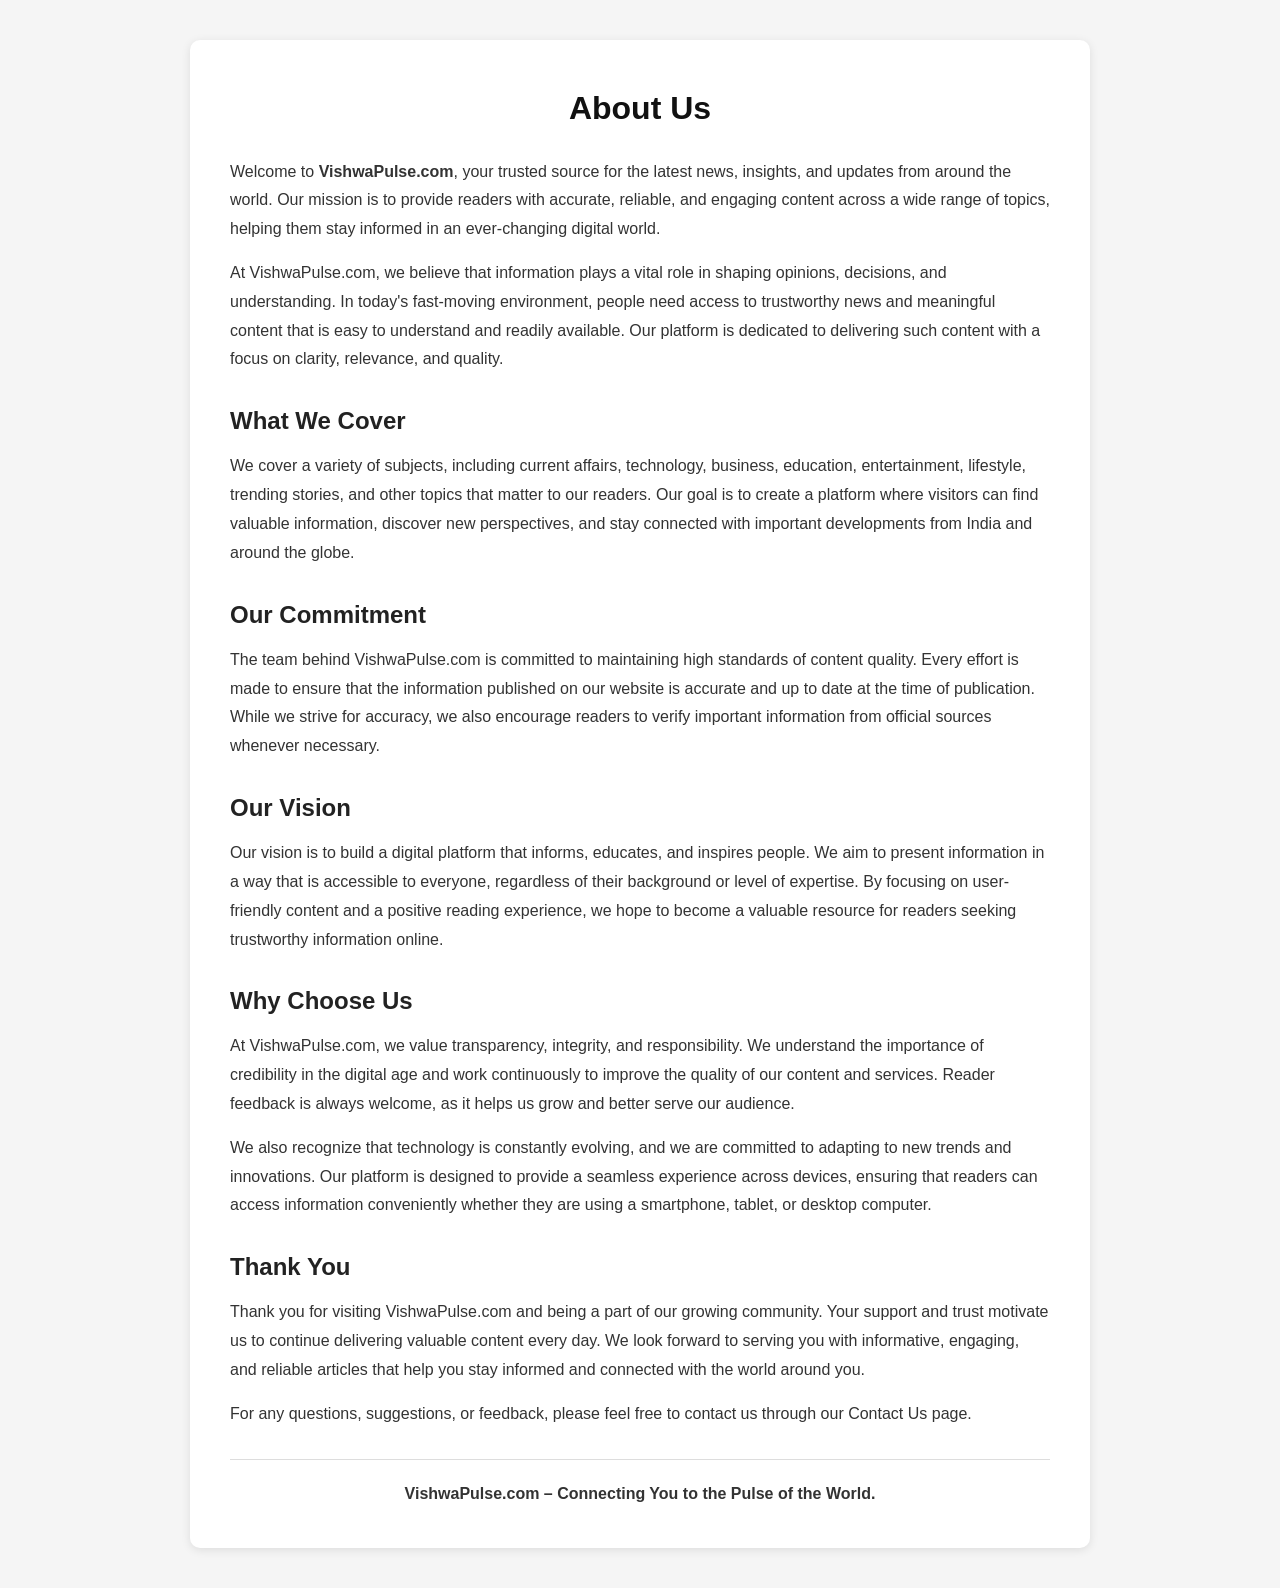
<file: about-us.html>
<!DOCTYPE html>
<html lang="en">
<head>
<meta charset="UTF-8">
<meta name="viewport" content="width=device-width, initial-scale=1.0">
<title>About Us - VishwaPulse.com</title>
<meta name="description" content="Learn more about VishwaPulse.com, our mission, vision, and commitment to delivering reliable news and information.">

<style>
*{
    margin:0;
    padding:0;
    box-sizing:border-box;
}

body{
    font-family: Arial, sans-serif;
    line-height:1.8;
    background:#f5f5f5;
    color:#333;
}

.container{
    max-width:900px;
    margin:40px auto;
    background:#fff;
    padding:40px;
    border-radius:10px;
    box-shadow:0 2px 10px rgba(0,0,0,0.1);
}

h1{
    text-align:center;
    margin-bottom:20px;
    color:#111;
}

h2{
    margin-top:25px;
    margin-bottom:10px;
    color:#222;
}

p{
    margin-bottom:15px;
}

.footer-note{
    margin-top:30px;
    padding-top:20px;
    border-top:1px solid #ddd;
    text-align:center;
    font-weight:bold;
}

@media(max-width:768px){
    .container{
        margin:15px;
        padding:20px;
    }
}
</style>

</head>
<body>

<div class="container">

<h1>About Us</h1>

<p>
Welcome to <strong>VishwaPulse.com</strong>, your trusted source for the latest news, insights, and updates from around the world. Our mission is to provide readers with accurate, reliable, and engaging content across a wide range of topics, helping them stay informed in an ever-changing digital world.
</p>

<p>
At VishwaPulse.com, we believe that information plays a vital role in shaping opinions, decisions, and understanding. In today's fast-moving environment, people need access to trustworthy news and meaningful content that is easy to understand and readily available. Our platform is dedicated to delivering such content with a focus on clarity, relevance, and quality.
</p>

<h2>What We Cover</h2>

<p>
We cover a variety of subjects, including current affairs, technology, business, education, entertainment, lifestyle, trending stories, and other topics that matter to our readers. Our goal is to create a platform where visitors can find valuable information, discover new perspectives, and stay connected with important developments from India and around the globe.
</p>

<h2>Our Commitment</h2>

<p>
The team behind VishwaPulse.com is committed to maintaining high standards of content quality. Every effort is made to ensure that the information published on our website is accurate and up to date at the time of publication. While we strive for accuracy, we also encourage readers to verify important information from official sources whenever necessary.
</p>

<h2>Our Vision</h2>

<p>
Our vision is to build a digital platform that informs, educates, and inspires people. We aim to present information in a way that is accessible to everyone, regardless of their background or level of expertise. By focusing on user-friendly content and a positive reading experience, we hope to become a valuable resource for readers seeking trustworthy information online.
</p>

<h2>Why Choose Us</h2>

<p>
At VishwaPulse.com, we value transparency, integrity, and responsibility. We understand the importance of credibility in the digital age and work continuously to improve the quality of our content and services. Reader feedback is always welcome, as it helps us grow and better serve our audience.
</p>

<p>
We also recognize that technology is constantly evolving, and we are committed to adapting to new trends and innovations. Our platform is designed to provide a seamless experience across devices, ensuring that readers can access information conveniently whether they are using a smartphone, tablet, or desktop computer.
</p>

<h2>Thank You</h2>

<p>
Thank you for visiting VishwaPulse.com and being a part of our growing community. Your support and trust motivate us to continue delivering valuable content every day. We look forward to serving you with informative, engaging, and reliable articles that help you stay informed and connected with the world around you.
</p>

<p>
For any questions, suggestions, or feedback, please feel free to contact us through our Contact Us page.
</p>

<div class="footer-note">
VishwaPulse.com – Connecting You to the Pulse of the World.
</div>

</div>

</body>
</html>
</file>
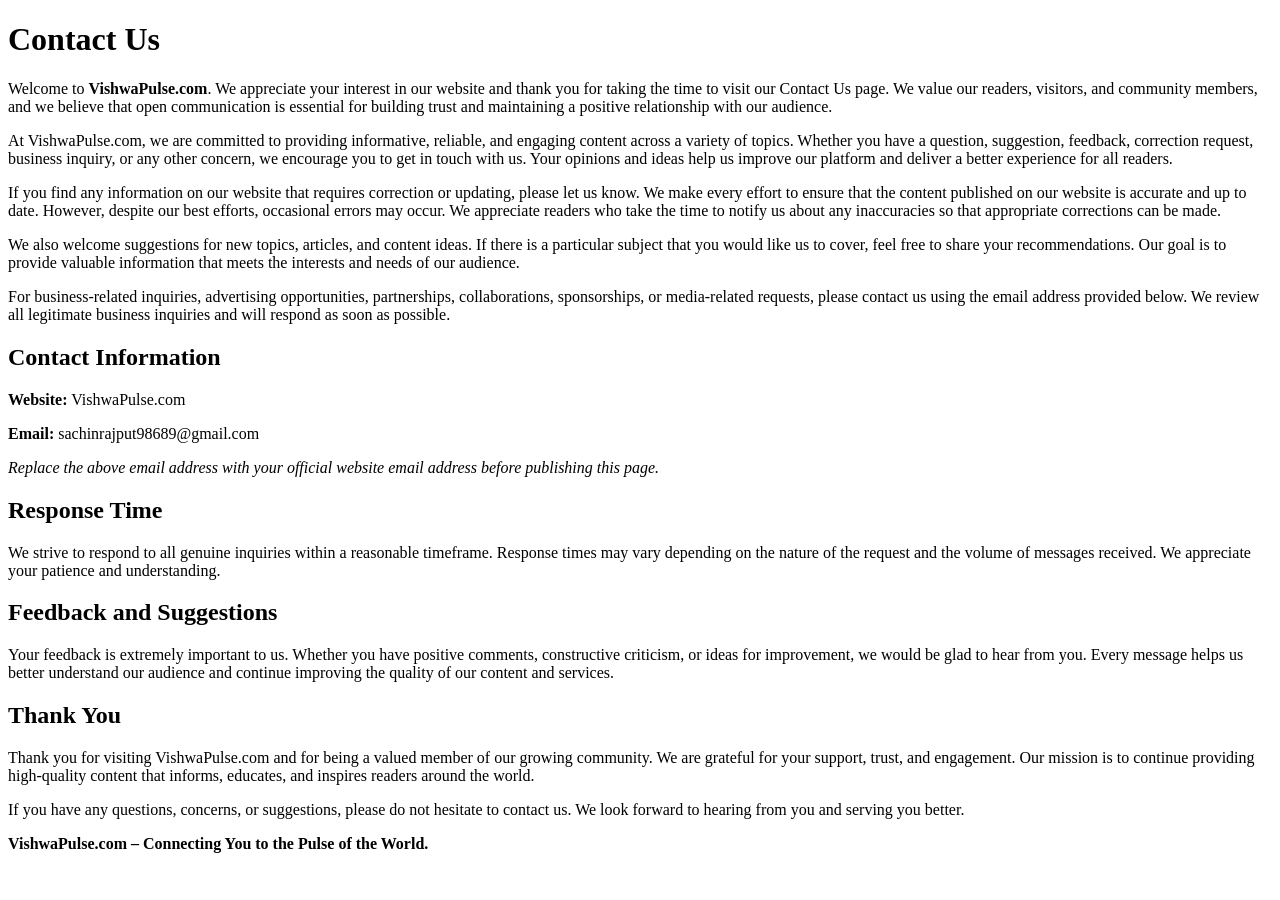
<file: contact-us.html>
<!DOCTYPE html>
<html lang="en">
<head>
<meta charset="UTF-8">
<meta name="viewport" content="width=device-width, initial-scale=1.0">
<title>Contact Us - VishwaPulse.com</title>
<meta name="description" content="Contact VishwaPulse.com for feedback, inquiries, business collaborations, and support.">
</head>
<body>

<h1>Contact Us</h1>

<p>
Welcome to <strong>VishwaPulse.com</strong>. We appreciate your interest in our website and thank you for taking the time to visit our Contact Us page. We value our readers, visitors, and community members, and we believe that open communication is essential for building trust and maintaining a positive relationship with our audience.
</p>

<p>
At VishwaPulse.com, we are committed to providing informative, reliable, and engaging content across a variety of topics. Whether you have a question, suggestion, feedback, correction request, business inquiry, or any other concern, we encourage you to get in touch with us. Your opinions and ideas help us improve our platform and deliver a better experience for all readers.
</p>

<p>
If you find any information on our website that requires correction or updating, please let us know. We make every effort to ensure that the content published on our website is accurate and up to date. However, despite our best efforts, occasional errors may occur. We appreciate readers who take the time to notify us about any inaccuracies so that appropriate corrections can be made.
</p>

<p>
We also welcome suggestions for new topics, articles, and content ideas. If there is a particular subject that you would like us to cover, feel free to share your recommendations. Our goal is to provide valuable information that meets the interests and needs of our audience.
</p>

<p>
For business-related inquiries, advertising opportunities, partnerships, collaborations, sponsorships, or media-related requests, please contact us using the email address provided below. We review all legitimate business inquiries and will respond as soon as possible.
</p>

<h2>Contact Information</h2>

<p><strong>Website:</strong> VishwaPulse.com</p>
<p><strong>Email:</strong> sachinrajput98689@gmail.com</p>

<p><em>Replace the above email address with your official website email address before publishing this page.</em></p>

<h2>Response Time</h2>

<p>
We strive to respond to all genuine inquiries within a reasonable timeframe. Response times may vary depending on the nature of the request and the volume of messages received. We appreciate your patience and understanding.
</p>

<h2>Feedback and Suggestions</h2>

<p>
Your feedback is extremely important to us. Whether you have positive comments, constructive criticism, or ideas for improvement, we would be glad to hear from you. Every message helps us better understand our audience and continue improving the quality of our content and services.
</p>

<h2>Thank You</h2>

<p>
Thank you for visiting VishwaPulse.com and for being a valued member of our growing community. We are grateful for your support, trust, and engagement. Our mission is to continue providing high-quality content that informs, educates, and inspires readers around the world.
</p>

<p>
If you have any questions, concerns, or suggestions, please do not hesitate to contact us. We look forward to hearing from you and serving you better.
</p>

<p><strong>VishwaPulse.com – Connecting You to the Pulse of the World.</strong></p>

</body>
</html>
</file>
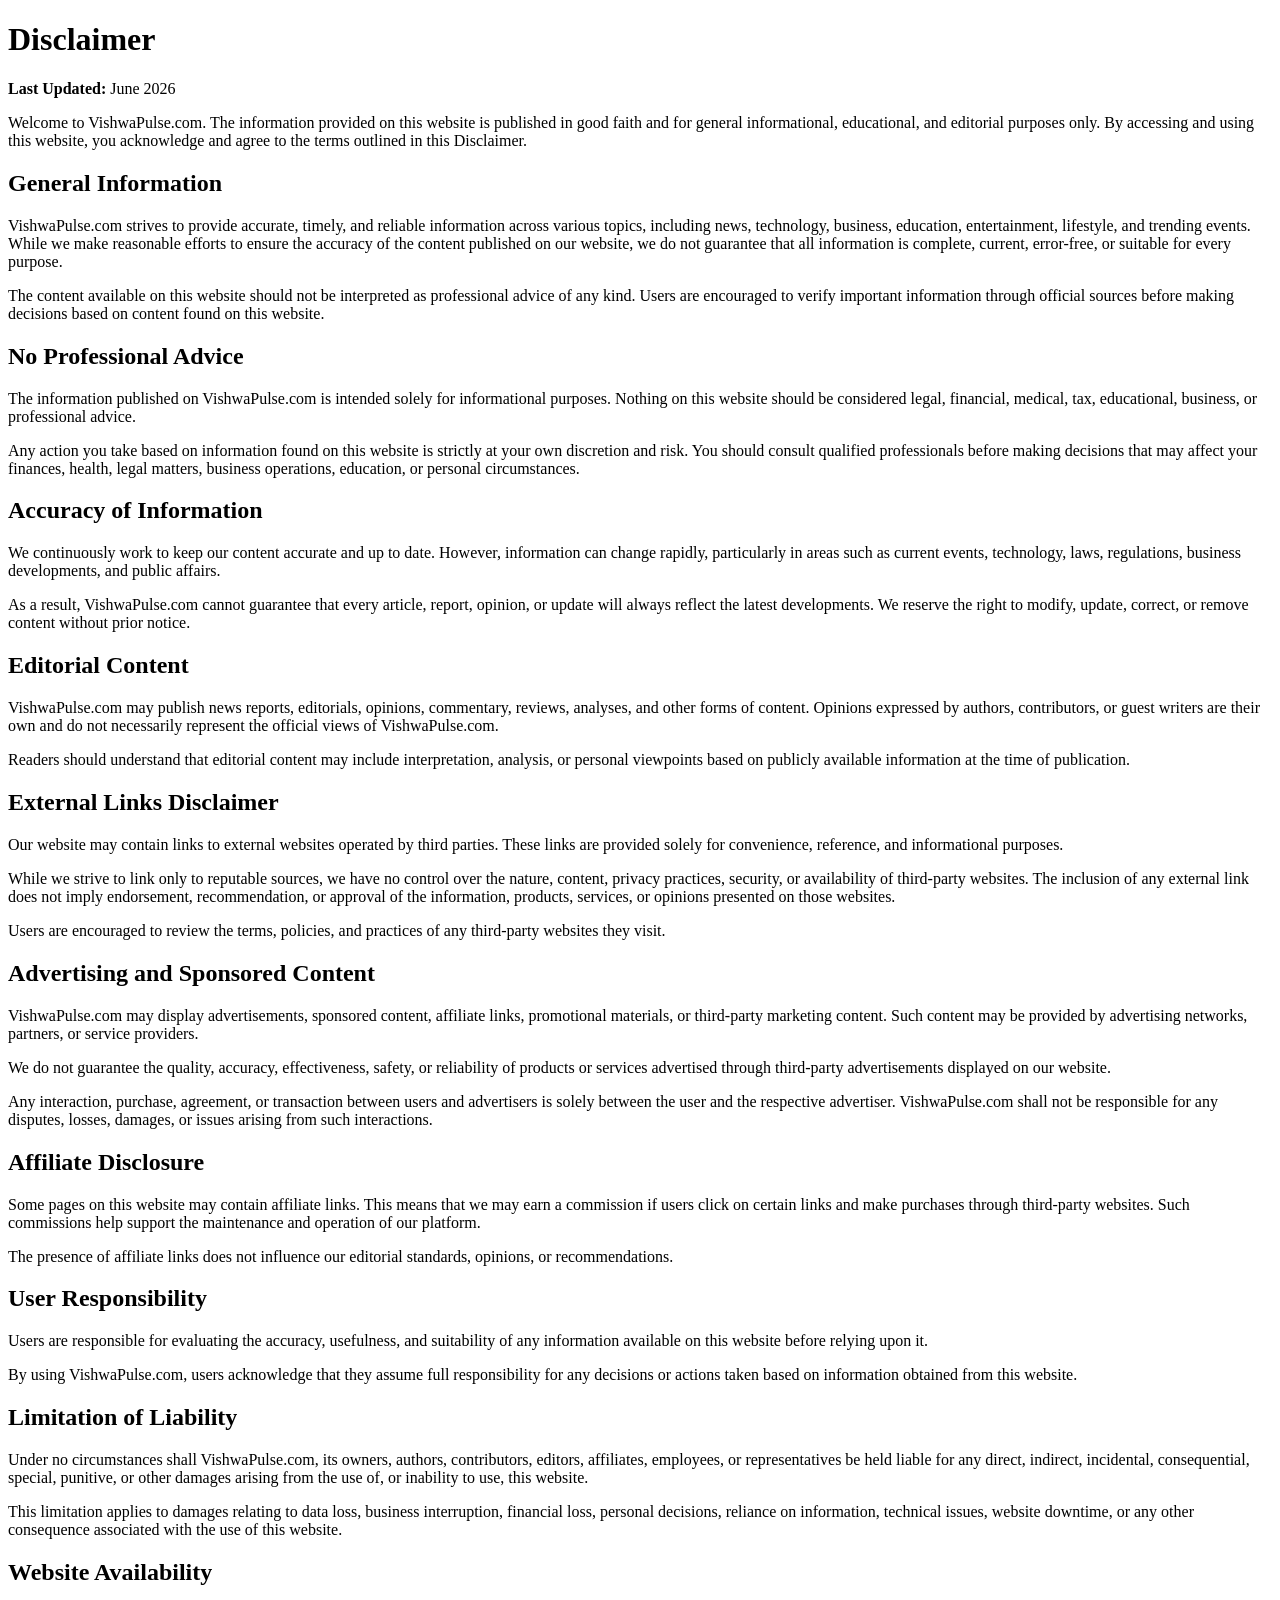
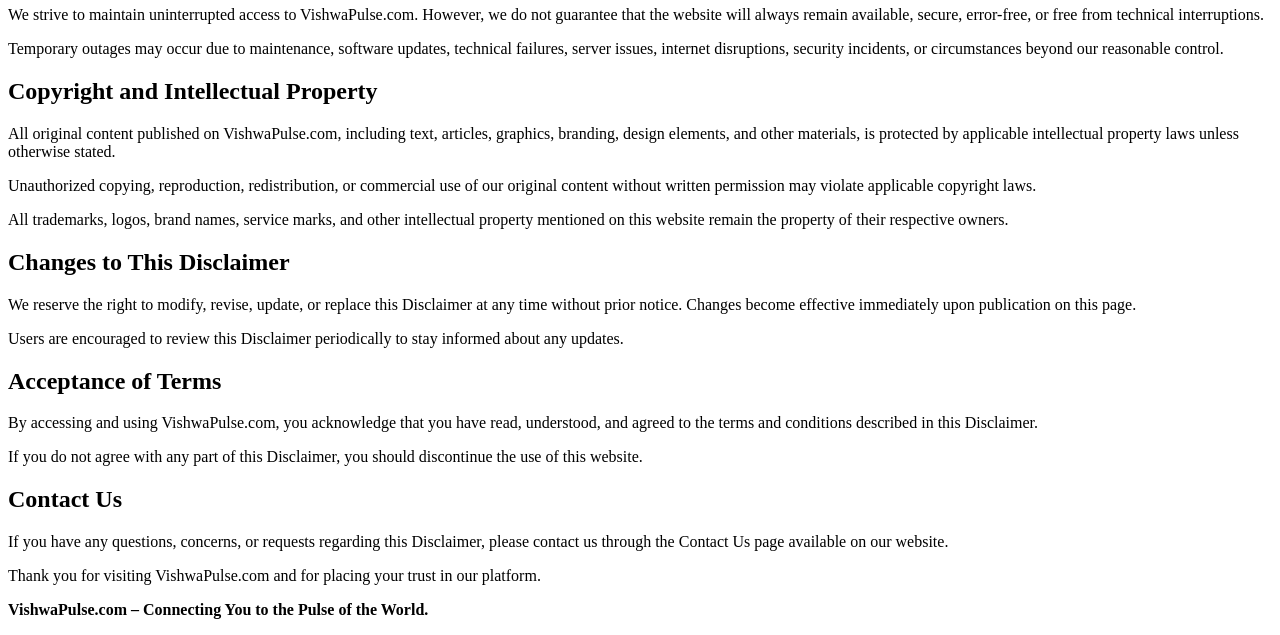
<file: disclaimer.html>
<!DOCTYPE html>
<html lang="en">
<head>
<meta charset="UTF-8">
<meta name="viewport" content="width=device-width, initial-scale=1.0">
<title>Disclaimer - VishwaPulse.com</title>
<meta name="description" content="Disclaimer for VishwaPulse.com">
</head>
<body>

<h1>Disclaimer</h1>

<p><strong>Last Updated:</strong> June 2026</p>

<p>
Welcome to VishwaPulse.com. The information provided on this website is published in good faith and for general informational, educational, and editorial purposes only. By accessing and using this website, you acknowledge and agree to the terms outlined in this Disclaimer.
</p>

<h2>General Information</h2>

<p>
VishwaPulse.com strives to provide accurate, timely, and reliable information across various topics, including news, technology, business, education, entertainment, lifestyle, and trending events. While we make reasonable efforts to ensure the accuracy of the content published on our website, we do not guarantee that all information is complete, current, error-free, or suitable for every purpose.
</p>

<p>
The content available on this website should not be interpreted as professional advice of any kind. Users are encouraged to verify important information through official sources before making decisions based on content found on this website.
</p>

<h2>No Professional Advice</h2>

<p>
The information published on VishwaPulse.com is intended solely for informational purposes. Nothing on this website should be considered legal, financial, medical, tax, educational, business, or professional advice.
</p>

<p>
Any action you take based on information found on this website is strictly at your own discretion and risk. You should consult qualified professionals before making decisions that may affect your finances, health, legal matters, business operations, education, or personal circumstances.
</p>

<h2>Accuracy of Information</h2>

<p>
We continuously work to keep our content accurate and up to date. However, information can change rapidly, particularly in areas such as current events, technology, laws, regulations, business developments, and public affairs.
</p>

<p>
As a result, VishwaPulse.com cannot guarantee that every article, report, opinion, or update will always reflect the latest developments. We reserve the right to modify, update, correct, or remove content without prior notice.
</p>

<h2>Editorial Content</h2>

<p>
VishwaPulse.com may publish news reports, editorials, opinions, commentary, reviews, analyses, and other forms of content. Opinions expressed by authors, contributors, or guest writers are their own and do not necessarily represent the official views of VishwaPulse.com.
</p>

<p>
Readers should understand that editorial content may include interpretation, analysis, or personal viewpoints based on publicly available information at the time of publication.
</p>

<h2>External Links Disclaimer</h2>

<p>
Our website may contain links to external websites operated by third parties. These links are provided solely for convenience, reference, and informational purposes.
</p>

<p>
While we strive to link only to reputable sources, we have no control over the nature, content, privacy practices, security, or availability of third-party websites. The inclusion of any external link does not imply endorsement, recommendation, or approval of the information, products, services, or opinions presented on those websites.
</p>

<p>
Users are encouraged to review the terms, policies, and practices of any third-party websites they visit.
</p>

<h2>Advertising and Sponsored Content</h2>

<p>
VishwaPulse.com may display advertisements, sponsored content, affiliate links, promotional materials, or third-party marketing content. Such content may be provided by advertising networks, partners, or service providers.
</p>

<p>
We do not guarantee the quality, accuracy, effectiveness, safety, or reliability of products or services advertised through third-party advertisements displayed on our website.
</p>

<p>
Any interaction, purchase, agreement, or transaction between users and advertisers is solely between the user and the respective advertiser. VishwaPulse.com shall not be responsible for any disputes, losses, damages, or issues arising from such interactions.
</p>

<h2>Affiliate Disclosure</h2>

<p>
Some pages on this website may contain affiliate links. This means that we may earn a commission if users click on certain links and make purchases through third-party websites. Such commissions help support the maintenance and operation of our platform.
</p>

<p>
The presence of affiliate links does not influence our editorial standards, opinions, or recommendations.
</p>

<h2>User Responsibility</h2>

<p>
Users are responsible for evaluating the accuracy, usefulness, and suitability of any information available on this website before relying upon it.
</p>

<p>
By using VishwaPulse.com, users acknowledge that they assume full responsibility for any decisions or actions taken based on information obtained from this website.
</p>

<h2>Limitation of Liability</h2>

<p>
Under no circumstances shall VishwaPulse.com, its owners, authors, contributors, editors, affiliates, employees, or representatives be held liable for any direct, indirect, incidental, consequential, special, punitive, or other damages arising from the use of, or inability to use, this website.
</p>

<p>
This limitation applies to damages relating to data loss, business interruption, financial loss, personal decisions, reliance on information, technical issues, website downtime, or any other consequence associated with the use of this website.
</p>

<h2>Website Availability</h2>

<p>
We strive to maintain uninterrupted access to VishwaPulse.com. However, we do not guarantee that the website will always remain available, secure, error-free, or free from technical interruptions.
</p>

<p>
Temporary outages may occur due to maintenance, software updates, technical failures, server issues, internet disruptions, security incidents, or circumstances beyond our reasonable control.
</p>

<h2>Copyright and Intellectual Property</h2>

<p>
All original content published on VishwaPulse.com, including text, articles, graphics, branding, design elements, and other materials, is protected by applicable intellectual property laws unless otherwise stated.
</p>

<p>
Unauthorized copying, reproduction, redistribution, or commercial use of our original content without written permission may violate applicable copyright laws.
</p>

<p>
All trademarks, logos, brand names, service marks, and other intellectual property mentioned on this website remain the property of their respective owners.
</p>

<h2>Changes to This Disclaimer</h2>

<p>
We reserve the right to modify, revise, update, or replace this Disclaimer at any time without prior notice. Changes become effective immediately upon publication on this page.
</p>

<p>
Users are encouraged to review this Disclaimer periodically to stay informed about any updates.
</p>

<h2>Acceptance of Terms</h2>

<p>
By accessing and using VishwaPulse.com, you acknowledge that you have read, understood, and agreed to the terms and conditions described in this Disclaimer.
</p>

<p>
If you do not agree with any part of this Disclaimer, you should discontinue the use of this website.
</p>

<h2>Contact Us</h2>

<p>
If you have any questions, concerns, or requests regarding this Disclaimer, please contact us through the Contact Us page available on our website.
</p>

<p>
Thank you for visiting VishwaPulse.com and for placing your trust in our platform.
</p>

<p><strong>VishwaPulse.com – Connecting You to the Pulse of the World.</strong></p>

</body>
</html>
</file>
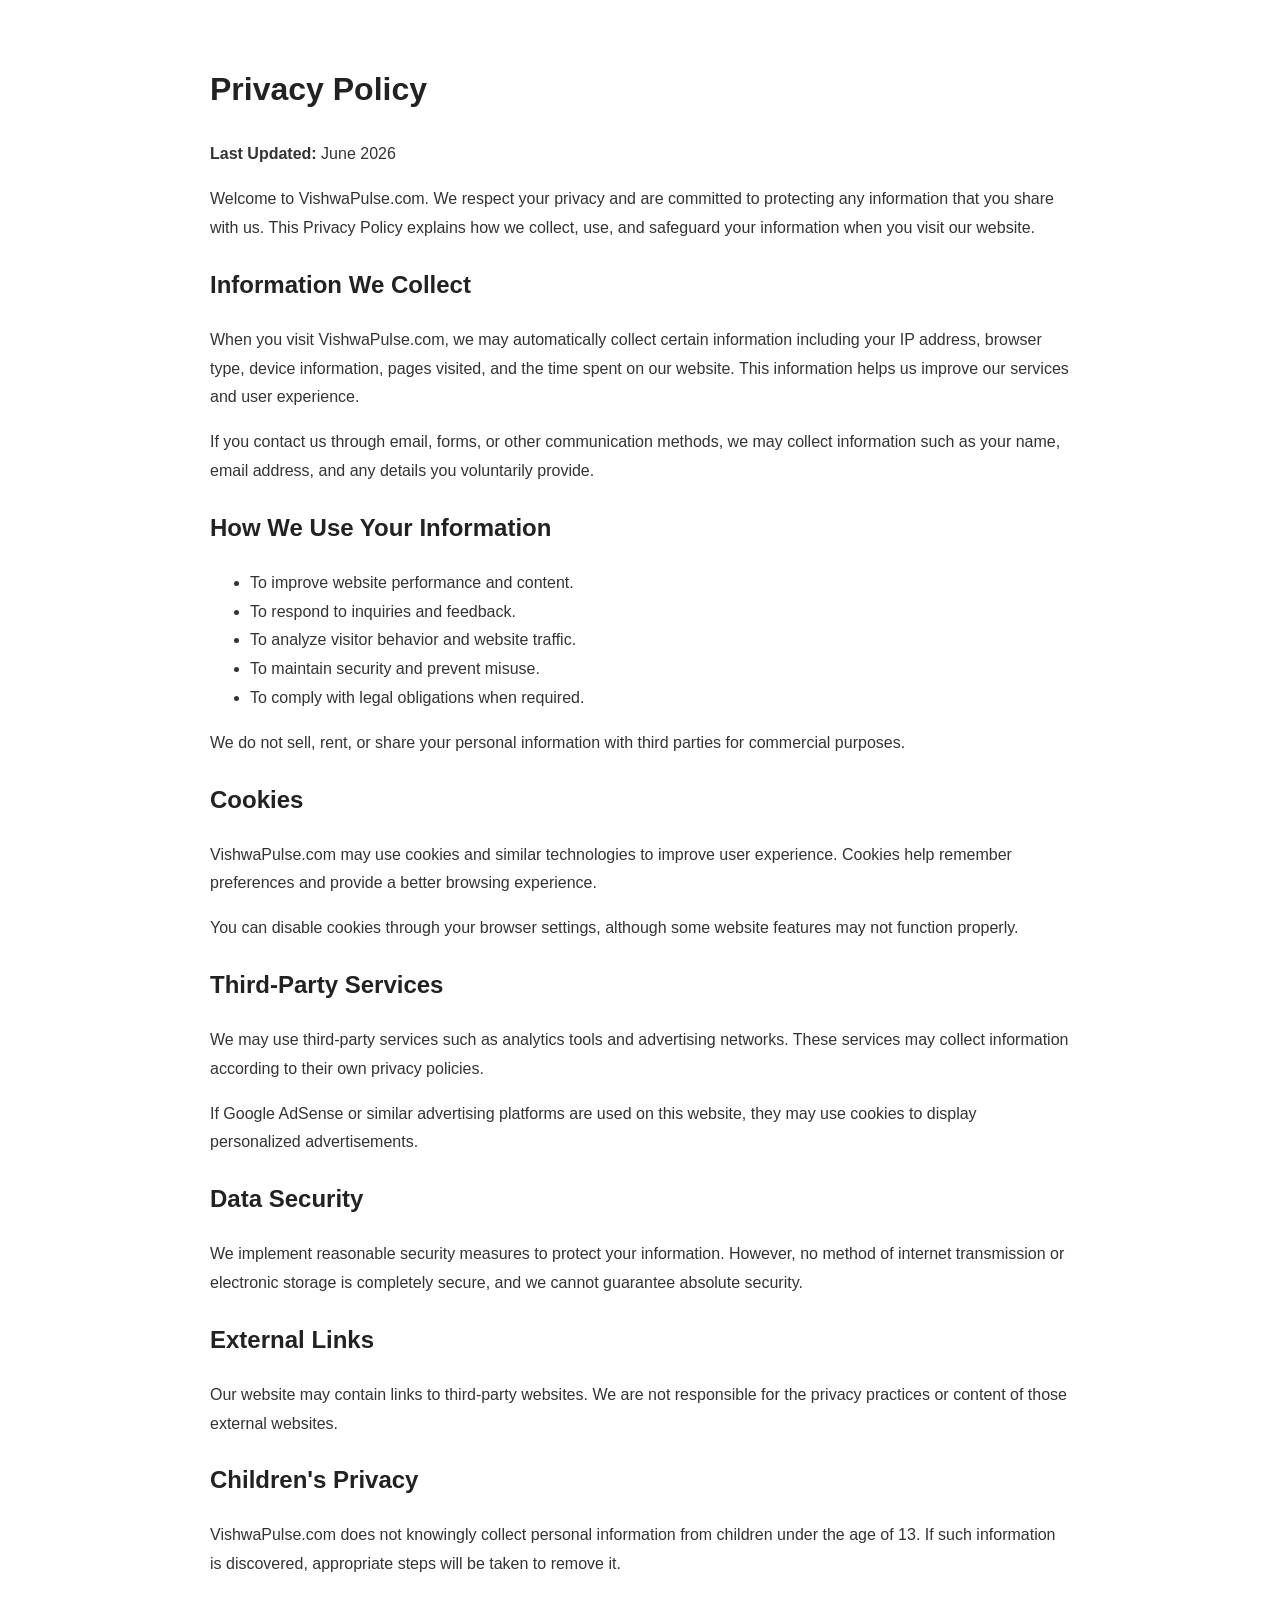
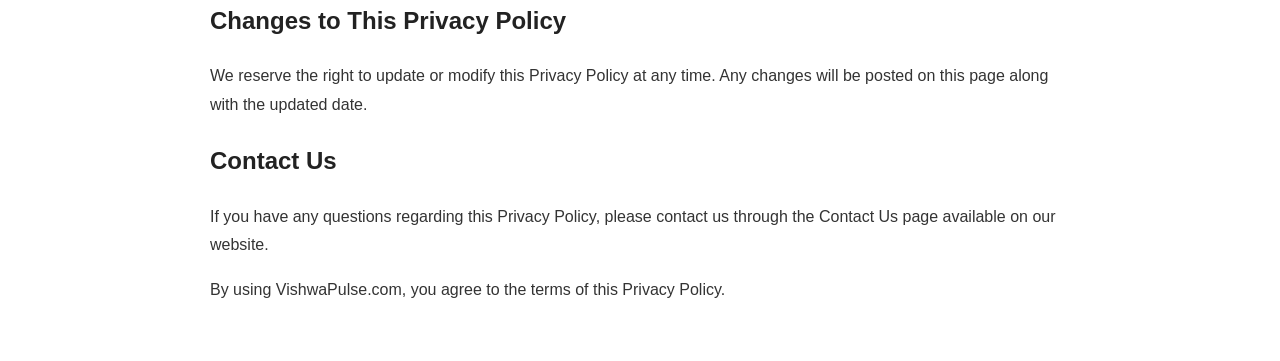
<file: privacy-policy.html>
<!DOCTYPE html>
<html lang="en">
<head>
<meta charset="UTF-8">
<meta name="viewport" content="width=device-width, initial-scale=1.0">
<title>Privacy Policy - VishwaPulse.com</title>
<meta name="description" content="Privacy Policy of VishwaPulse.com">
<style>
body{
    font-family: Arial, sans-serif;
    max-width: 900px;
    margin: 0 auto;
    padding: 20px;
    line-height: 1.8;
    color: #333;
}
h1,h2{
    color: #222;
}
.container{
    background:#fff;
    padding:20px;
}
</style>
</head>
<body>

<div class="container">

<h1>Privacy Policy</h1>

<p><strong>Last Updated:</strong> June 2026</p>

<p>
Welcome to VishwaPulse.com. We respect your privacy and are committed to protecting any information that you share with us. This Privacy Policy explains how we collect, use, and safeguard your information when you visit our website.
</p>

<h2>Information We Collect</h2>

<p>
When you visit VishwaPulse.com, we may automatically collect certain information including your IP address, browser type, device information, pages visited, and the time spent on our website. This information helps us improve our services and user experience.
</p>

<p>
If you contact us through email, forms, or other communication methods, we may collect information such as your name, email address, and any details you voluntarily provide.
</p>

<h2>How We Use Your Information</h2>

<ul>
<li>To improve website performance and content.</li>
<li>To respond to inquiries and feedback.</li>
<li>To analyze visitor behavior and website traffic.</li>
<li>To maintain security and prevent misuse.</li>
<li>To comply with legal obligations when required.</li>
</ul>

<p>
We do not sell, rent, or share your personal information with third parties for commercial purposes.
</p>

<h2>Cookies</h2>

<p>
VishwaPulse.com may use cookies and similar technologies to improve user experience. Cookies help remember preferences and provide a better browsing experience.
</p>

<p>
You can disable cookies through your browser settings, although some website features may not function properly.
</p>

<h2>Third-Party Services</h2>

<p>
We may use third-party services such as analytics tools and advertising networks. These services may collect information according to their own privacy policies.
</p>

<p>
If Google AdSense or similar advertising platforms are used on this website, they may use cookies to display personalized advertisements.
</p>

<h2>Data Security</h2>

<p>
We implement reasonable security measures to protect your information. However, no method of internet transmission or electronic storage is completely secure, and we cannot guarantee absolute security.
</p>

<h2>External Links</h2>

<p>
Our website may contain links to third-party websites. We are not responsible for the privacy practices or content of those external websites.
</p>

<h2>Children's Privacy</h2>

<p>
VishwaPulse.com does not knowingly collect personal information from children under the age of 13. If such information is discovered, appropriate steps will be taken to remove it.
</p>

<h2>Changes to This Privacy Policy</h2>

<p>
We reserve the right to update or modify this Privacy Policy at any time. Any changes will be posted on this page along with the updated date.
</p>

<h2>Contact Us</h2>

<p>
If you have any questions regarding this Privacy Policy, please contact us through the Contact Us page available on our website.
</p>

<p>
By using VishwaPulse.com, you agree to the terms of this Privacy Policy.
</p>

</div>

</body>
</html>
</file>
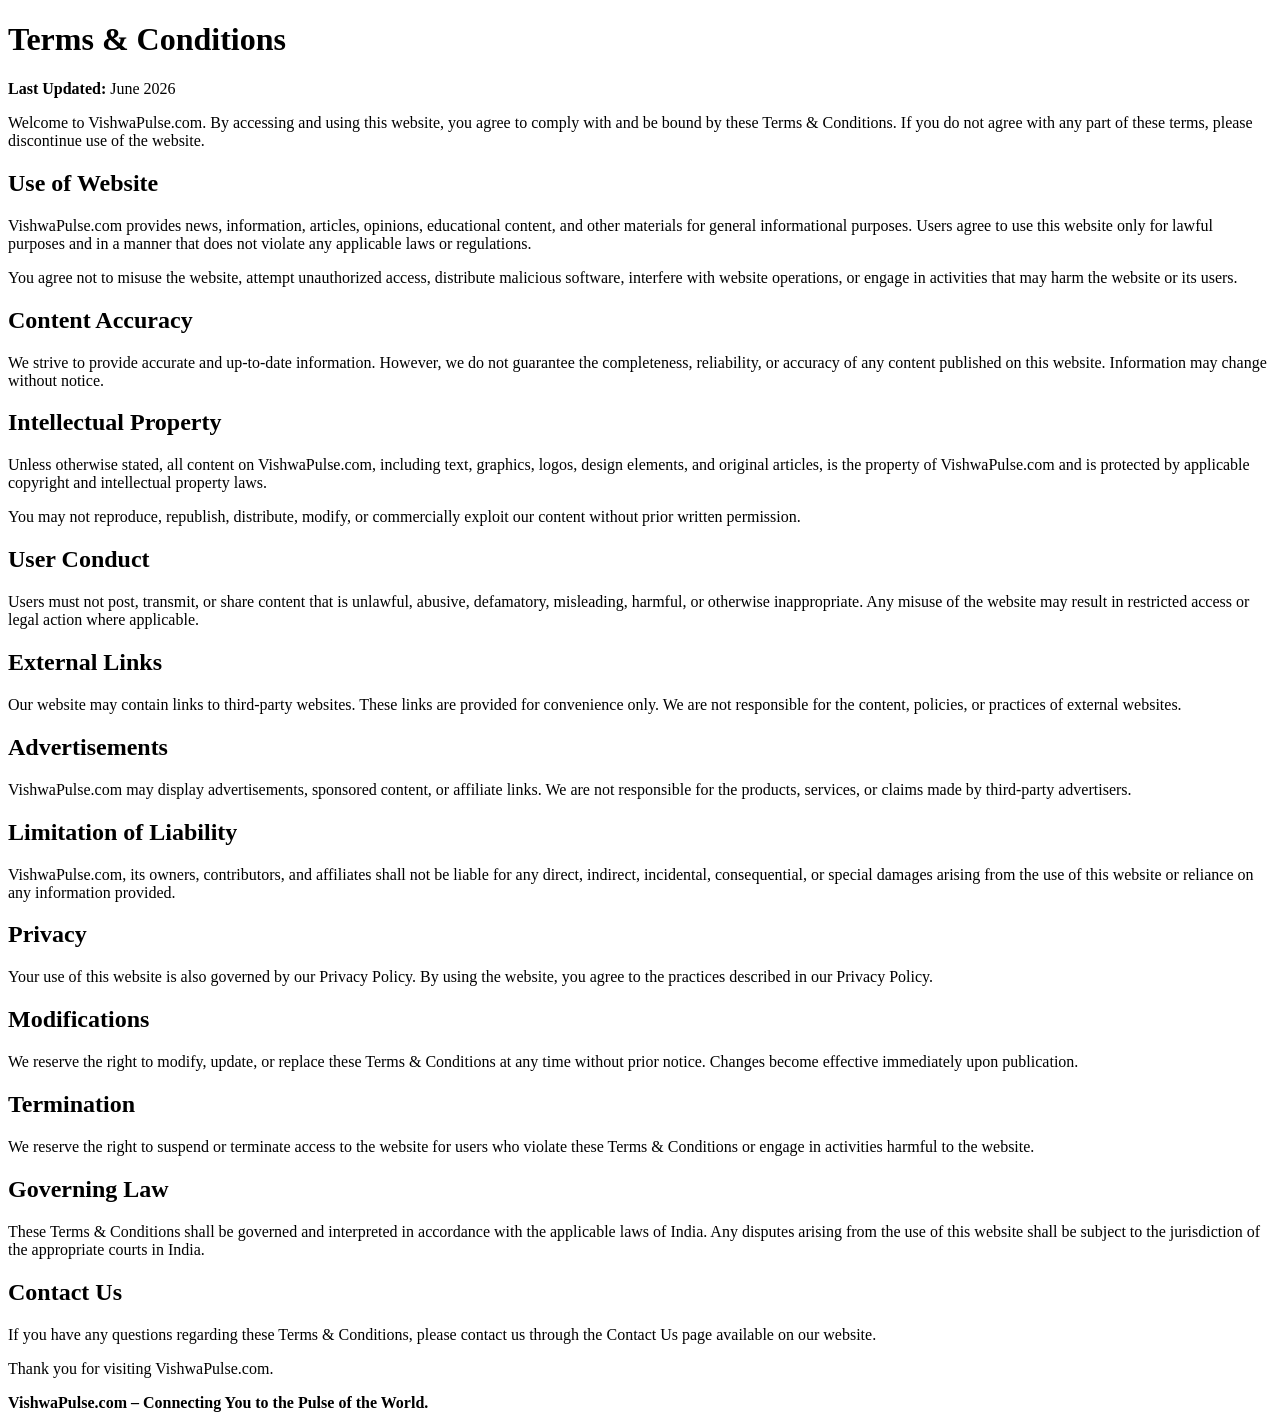
<file: terms-and-conditions.html>
<!DOCTYPE html>
<html lang="en">
<head>
<meta charset="UTF-8">
<meta name="viewport" content="width=device-width, initial-scale=1.0">
<title>Terms & Conditions - VishwaPulse.com</title>
<meta name="description" content="Terms and Conditions for VishwaPulse.com">
</head>
<body>

<h1>Terms & Conditions</h1>

<p><strong>Last Updated:</strong> June 2026</p>

<p>
Welcome to VishwaPulse.com. By accessing and using this website, you agree to comply with and be bound by these Terms & Conditions. If you do not agree with any part of these terms, please discontinue use of the website.
</p>

<h2>Use of Website</h2>

<p>
VishwaPulse.com provides news, information, articles, opinions, educational content, and other materials for general informational purposes. Users agree to use this website only for lawful purposes and in a manner that does not violate any applicable laws or regulations.
</p>

<p>
You agree not to misuse the website, attempt unauthorized access, distribute malicious software, interfere with website operations, or engage in activities that may harm the website or its users.
</p>

<h2>Content Accuracy</h2>

<p>
We strive to provide accurate and up-to-date information. However, we do not guarantee the completeness, reliability, or accuracy of any content published on this website. Information may change without notice.
</p>

<h2>Intellectual Property</h2>

<p>
Unless otherwise stated, all content on VishwaPulse.com, including text, graphics, logos, design elements, and original articles, is the property of VishwaPulse.com and is protected by applicable copyright and intellectual property laws.
</p>

<p>
You may not reproduce, republish, distribute, modify, or commercially exploit our content without prior written permission.
</p>

<h2>User Conduct</h2>

<p>
Users must not post, transmit, or share content that is unlawful, abusive, defamatory, misleading, harmful, or otherwise inappropriate. Any misuse of the website may result in restricted access or legal action where applicable.
</p>

<h2>External Links</h2>

<p>
Our website may contain links to third-party websites. These links are provided for convenience only. We are not responsible for the content, policies, or practices of external websites.
</p>

<h2>Advertisements</h2>

<p>
VishwaPulse.com may display advertisements, sponsored content, or affiliate links. We are not responsible for the products, services, or claims made by third-party advertisers.
</p>

<h2>Limitation of Liability</h2>

<p>
VishwaPulse.com, its owners, contributors, and affiliates shall not be liable for any direct, indirect, incidental, consequential, or special damages arising from the use of this website or reliance on any information provided.
</p>

<h2>Privacy</h2>

<p>
Your use of this website is also governed by our Privacy Policy. By using the website, you agree to the practices described in our Privacy Policy.
</p>

<h2>Modifications</h2>

<p>
We reserve the right to modify, update, or replace these Terms & Conditions at any time without prior notice. Changes become effective immediately upon publication.
</p>

<h2>Termination</h2>

<p>
We reserve the right to suspend or terminate access to the website for users who violate these Terms & Conditions or engage in activities harmful to the website.
</p>

<h2>Governing Law</h2>

<p>
These Terms & Conditions shall be governed and interpreted in accordance with the applicable laws of India. Any disputes arising from the use of this website shall be subject to the jurisdiction of the appropriate courts in India.
</p>

<h2>Contact Us</h2>

<p>
If you have any questions regarding these Terms & Conditions, please contact us through the Contact Us page available on our website.
</p>

<p>
Thank you for visiting VishwaPulse.com.
</p>

<p><strong>VishwaPulse.com – Connecting You to the Pulse of the World.</strong></p>

</body>
</html>
</file>
